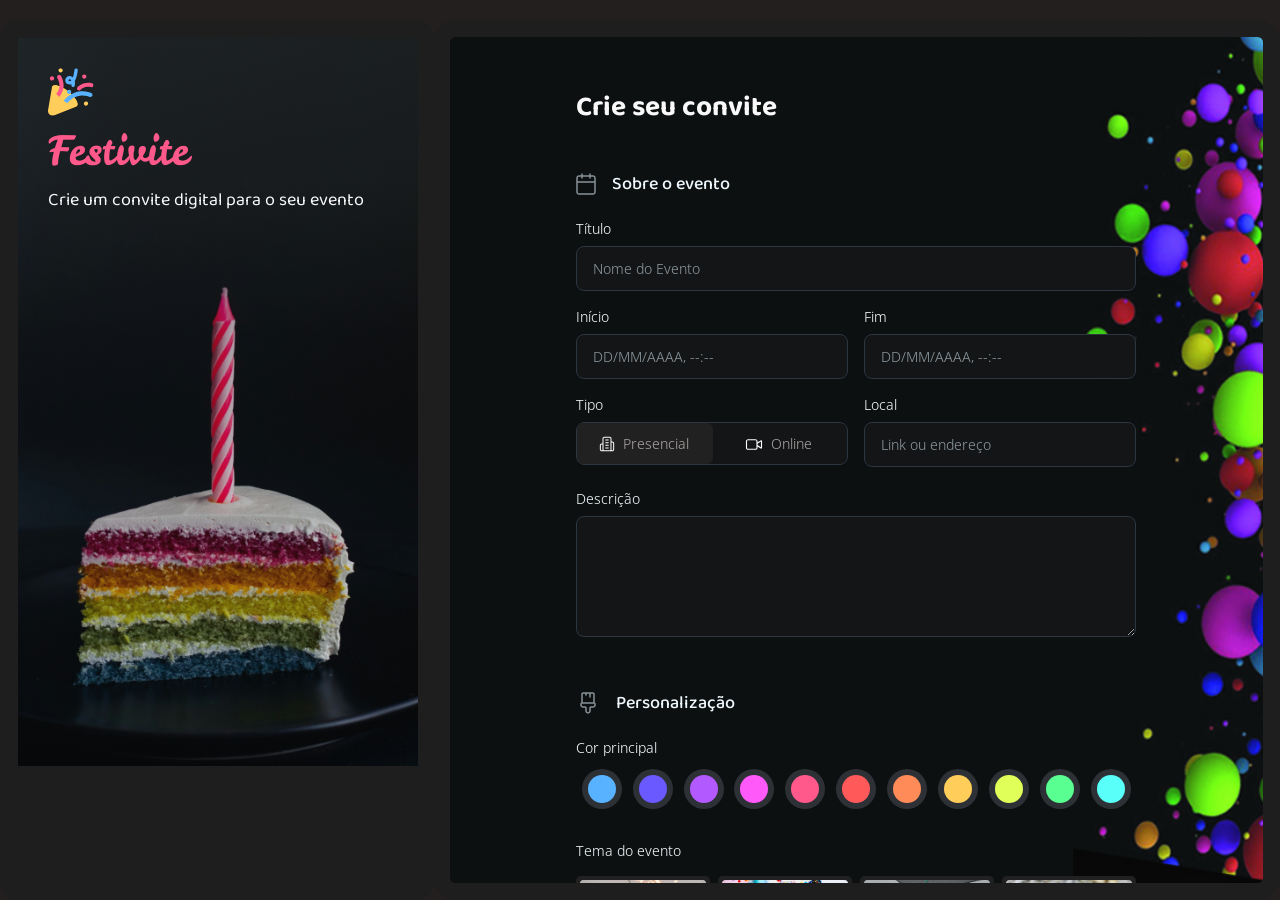
<file: index.html>
<!DOCTYPE html>
<html lang="pt-br">
<head>   
    

  <meta charset="UTF-8">
  <meta name="viewport" content="width=device-width, initial-scale=1.0">

  <link rel="preconnect" href="https://fonts.googleapis.com">
  <link rel="preconnect" href="https://fonts.gstatic.com" crossorigin>
  <link href="https://fonts.googleapis.com/css2?family=Leckerli+One&display=swap" rel="stylesheet">

  <link rel="preconnect" href="https://fonts.googleapis.com">
  <link rel="preconnect" href="https://fonts.gstatic.com" crossorigin>
  <link href="https://fonts.googleapis.com/css2?family=Baloo+2:wght@400..800&display=swap" rel="stylesheet">

  <link rel="preconnect" href="https://fonts.googleapis.com">
  <link rel="preconnect" href="https://fonts.gstatic.com" crossorigin>
  <link href="https://fonts.googleapis.com/css2?family=Baloo+2:wght@400..800&family=Open+Sans:ital,wght@0,300..800;1,300..800&display=swap" rel="stylesheet">

  <title>Formulário de Convite</title>
  <!-- Desenvolvido por Eduardo José Marinho - Junho de 2025 !!! -->
  
  <link rel="stylesheet" href="styles/index.css">

  </head>
  <body>
  <div id="app">
    
    <aside>
      <div class="aside-container">

        <img class="Bolo" src="assets/imagens/Background.svg" alt="festivite">
        
        <header class="capa">        
        <img class="festa" src="assets/imagens/Logo.svg" alt="festa">
        <p class="logo">Festivite</p>  
        <p class="crie">Crie um convite digital para o seu evento</p>
        </header> 
      </div>
      </aside>

      <main>
      <h1>Crie seu convite</h1>

      <form method="post" enctype="multipart/form-data">

      <div class="main-container">
        
          <section class="section-one">

          <div class="sobre">
            <img src="assets/icons/sobre.svg" alt="">
            <h2>Sobre o evento</h2>
          </div>

          <fieldset class="one-section">
                
                <div class="evento">
                <label for="evento">Título</label>
                <input 
                id="evento"
                name="evento"
                type="text"
                placeholder="Nome do Evento">                 
              </div>

                <div class="inicio">
                <label for="inicio">Início</label>
                <input 
                id="inicio"
                name="inicio"
                type="text"
                lang="pt-br"              
                placeholder="DD/MM/AAAA, --:--">                
                </div>

                <div class="fim">
                <label for="fim">Fim</label>
                <input 
                id="fim"
                name="fim"
                type="text"
                lang="pt-br"
                placeholder="DD/MM/AAAA, --:--">
                </div>                    

                <div class="actions-wrapper">
                <label for="tipo">Tipo</label>                

                <div class="check" >
                  
                <input type="checkbox" id="chk">
                <label for="chk" class="switch">

                  <span class="slider"></span>

                  <div class="model-personal">
                  <img class="img-check-impress" 
                  src="assets/icons/building-2.svg" alt="icone de impressora">              
                  <label class="text-check" for="person">Presencial</label>                  
                  <img 
                  class="img-check-video"
                  src="assets/icons/video.svg" alt="icone de impressora">                  
                  <label class="text-check" for="online">Online</label>
                  </div>                  
                  </div>
                </label>                           
                </div>                        

                <div class="local">
                <label for="local">Local</label>
                <input 
                id="local"
                name="local"
                type="text"
                placeholder="Link ou endereço">
                </div>  
                
                <div class="descricao">
                <label for="descricao">Descrição</label >
                <textarea name="descricao" id="descricao" rows="5"                 
                placeholder="Escreva sobre os detalhes do evento">
                </textarea>                
                </div> 

                                        
                </section>

            <section class="section-two">
                    
            <div class="personal">
            <img src="assets/icons/paintbrush-vertical.svg" alt="icone de pincel">
            <h2>Personalização</h2>
            </div>

            <div class="paleta-cor">
            <label for="texto">Cor principal</label>   
            
            
            <div class="container-balls">   
        
            <label class="switch2">
            <span class="switch-text"></span>
            <div class="switch-wrapper">
            <input type="checkbox" class="ball-one" name="ball-one"> 
            <span class="switch-button"></span>  
            <span id="button-switch"></span> 
            </div>
            </label>   
        
            <label class="switch2">
            <span class="switch-text"></span>
            <div class="switch-wrapper">
            <input type="checkbox" class="ball-one" name="ball-one"> 
            <span class="switch-button"></span>  
            <span id="button-switch2"></span> 
            </div>
            </label>          
        
            <label class="switch2">
            <span class="switch-text"></span>
            <div class="switch-wrapper">
            <input type="checkbox" class="ball-one" name="ball-one"> 
            <span class="switch-button"></span>  
            <span id="button-switch3"></span> 
            </div>
            </label>  
        
            <label class="switch2">
            <span class="switch-text"></span>
            <div class="switch-wrapper">
            <input type="checkbox" class="ball-one" name="ball-one"> 
            <span class="switch-button"></span>  
            <span id="button-switch4"></span> 
            </div>
            </label>  
        
            <label class="switch2">
            <span class="switch-text"></span>
            <div class="switch-wrapper">
            <input type="checkbox" class="ball-one" name="ball-one"> 
            <span class="switch-button"></span>  
            <span id="button-switch5"></span> 
            </div>
            </label>  
        
            <label class="switch2">
            <span class="switch-text"></span>
            <div class="switch-wrapper">
            <input type="checkbox" class="ball-one" name="ball-one"> 
            <span class="switch-button"></span>  
            <span id="button-switch6"></span> 
            </div>
            </label>  
        
            <label class="switch2">
            <span class="switch-text"></span>
            <div class="switch-wrapper">
            <input type="checkbox" class="ball-one" name="ball-one"> 
            <span class="switch-button"></span>  
            <span id="button-switch7"></span> 
            </div>
            </label>  
        
            <label class="switch2">
            <span class="switch-text"></span>
            <div class="switch-wrapper">
            <input type="checkbox" class="ball-one" name="ball-one"> 
            <span class="switch-button"></span>  
            <span id="button-switch8"></span> 
            </div>
            </label>  

            <label class="switch2">
            <span class="switch-text"></span>
            <div class="switch-wrapper">
            <input type="checkbox" class="ball-one" name="ball-one"> 
            <span class="switch-button"></span>  
            <span id="button-switch9"></span> 
            </div>
            </label>  
        
            <label class="switch2">
            <span class="switch-text"></span>
            <div class="switch-wrapper">
            <input type="checkbox" class="ball-one" name="ball-one"> 
            <span class="switch-button"></span>  
            <span id="button-switch10"></span> 
            </div>
            </label>  
        
            <label class="switch2">
            <span class="switch-text"></span>
            <div class="switch-wrapper">
            <input type="checkbox" class="ball-one" name="ball-one"> 
            <span class="switch-button"></span>  
            <span id="button-switch11"></span> 
            </div>
            </label>  
            </div>  </div>  

            <div class="subject">
            <label for="texto">Tema do evento</label>
             </div>

            <div class="container-cards"> 

           <div class="div-card">   
           <input type="checkbox" id="ibirthday" name="birthday">         
           <label for="ibirthday" class="label-card">                           
           <img class="img-cards" src="assets/imagens/Niver.svg" alt="niver">  
           <p>Aniversário</p>   
           </label>       
           </div>   
              
           <div class="div-card">   
            <input type="checkbox" id="ichild" name="child">         
           <label for="ichild" class="label-card">                           
           <img class="img-cards" src="assets/imagens/infantil.svg" alt="Infantil">  
           <p>Infantil</p>   
           </label>       
           </div>              
           
           <div class="div-card">   
           <input type="checkbox" id="igraduation" name="graduation">         
           <label for="igraduation" class="label-card">                           
           <img class="img-cards" src="assets/imagens/formatura.svg" alt="formatura">  
           <p>formatura</p>   
           </label>       
           </div>              
           
           <div class="div-card">   
           <input type="checkbox" id="imarriage" name="marriage">         
           <label for="imarriage" class="label-card">                           
           <img class="img-cards" src="assets/imagens/casamento.svg" alt="casamento">  
           <p>casamento</p>   
           </label>       
           </div>                       

           <div class="div-card">   
           <input type="checkbox" id="ibaby" name="baby">         
           <label for="ibaby" class="label-card">                           
           <img class="img-cards" src="assets/imagens/bebe.svg" alt="Chá de bebê">  
           <p>Chá de bebê</p>   
           </label>       
           </div>      
           
           <div class="div-card">   
            <input type="checkbox" id="ipanela" name="graduation">         
           <label for="ipanela" class="label-card">                           
           <img class="img-cards" src="assets/imagens/panela.svg" alt="panela">  
           <p>Chá de panela</p>   
           </label>       
           </div>              
                      
           <div class="div-card">   
           <input type="checkbox" id="icarnaval" name="graduation">         
           <label for="icarnaval" class="label-card">                           
           <img class="img-cards" src="assets/imagens/carnaval.svg" alt="carnaval">  
           <p>Carnaval</p>   
           </label>       
           </div>              
           
           <div class="div-card">   
           <input type="checkbox" id="ipascoa" name="pascoa">         
           <label for="ipascoa" class="label-card">                           
           <img class="img-cards" src="assets/imagens/pascoa.svg" alt="pascoa">  
           <p>Páscoa</p>   
           </label>       
           </div> 

           <div class="div-card">   
           <input type="checkbox" id="ijohn" name="john">         
           <label for="ijohn" class="label-card">                           
           <img class="img-cards" src="assets/imagens/joao.svg" alt="john">  
           <p>São João</p>   
           </label>       
           </div>              
          
           <div class="div-card">   
           <input type="checkbox" id="ihalloween" name="graduation">         
           <label for="ihalloween" class="label-card">                           
           <img class="img-cards" src="assets/imagens/halloween.svg" alt="halloween">  
           <p>Halloween</p>   
           </label>       
           </div>              
           
           <div class="div-card">   
           <input type="checkbox" id="inatal" name="natal">         
           <label for="inatal" class="label-card">                           
           <img class="img-cards" src="assets/imagens/natal.svg" alt="natal">  
           <p>Natal</p>   
           </label>       
           </div>              
           
           <div class="div-card">   
           <input type="checkbox" id="ioutros" name="outros">         
           <label for="ioutros" class="label-card">                           
           <img class="img-cards" src="assets/imagens/outro.svg" alt="outros">  
           <p>Outros</p>   
           </label>       
           </div>              

           </div>            

           <div class="switch-toggle">

            <div class="style">
            <label for="texto">Estilo</label>

          <div class="space">
          <label 
          for="my-switch" class="l-switch">           
                <div class="wrapper-switch" >
                <input type="checkbox" id="my-switch" name="my-switch">              
              <span class="button-switch" ></span> 
            <span class="dark" >Escuro</span>
            <span class="clean" >Claro</span>
            </div>

          </label>
    </div>
          </div>

          <div class="file-input">
            <label for="file-input">Foto de capa

              <div class="wrapper-part">
              <div class="wrapper-file">
              <img src="assets/icons/select.svg" alt="selecionar">
              <label for="file-input" class="text-select">Selecionar</label>
              <input type="checkbox" id="file-input" name="file-input">             
              <span class="select">Nenhum arquivo selecionado</span>
              <span class="no-select">img.png</span>                     
              </div>
              </div>   

            </section>

  <section class="section-three">
  
            <div class="date">
      
            <img src="assets/icons/data.svg" alt="dados">
            <h2>Dados para contato</h2>
            </div>

            <fieldset class="three-section">
                
                <div class="name">
                <label for="name" >Nome</label>
                <input disabled
                id="name"
                name="name"
                type="text"
                placeholder="Nome completo">                 
                </div>

              <section class="alert">            
                  <img src="assets/icons/circle-alert.svg" alt="alerta">
                  <p>Campo Obrigatório</p>              
                  </section>              

                <div class="e-mail">
                <label for="e-mail">E-mail</label>
                <input 
                id="e-mail"
                name="e-mail"
                type="text"
                lang="pt-br"              
                placeholder="exemplo@email.com">                
                </div>

                <div class="fone">
                <label for="fone">Telefone</label>
                <input 
                id="fone"
                name="fone"
                type="text"
                lang="pt-br"
                placeholder="(99) 99999-9999 ">
                </div>             
    
                </fieldset>
            </section>        

    <section class="section-four">

    <footer>

      <div class="wrapper-footer">

    <div class="div-footer">        
    <div class="div-slide">
    <input type="checkbox" name="privacy" id="privacy">    
    <label for="privacy" class="slide-label"></label>
    </div>
    <div class="div-text">
    <label for="privacy" >Li e concordo com os <span>Termos e Condições</span>
    e com a <span>Política de Privacidade</span>
    </label>   
    </div>     
    </div>

    <div class="div-footer">         
    <div class="div-slide">
    <input type="checkbox" name="privacy" id="accepted">    
    <label for="accepted" class="slide-label"></label>
    </div>
    <div class="div-text">
    <label for="accepted" >Aceito receber atualizações por e-mail
    </label>   
    </div>     
    </div>  

    <div class="div-footer">         
    <div class="div-slide">
    <input type="checkbox" name="privacy" id="update">    
    <label for="update" class="slide-label"></label>
    </div>
    <div class="div-text">
    <label for="update" >Aceito receber atualizações por SMS
    </label>   
    </div>     
    </div>  
    </div>

    <div class="action-wrapper">  

    <div class="backg">
    <div class="button-action">
    <img src="assets/icons/action.svg" alt="">
    <input type="file" name="action" id="action">
    <label for="action">
    <label>Gerar convite</label>
    </label>
    </div>
    </div>
  </div>

  </footer>

  </section>
  </div>
  </form>
</main>

  </div>
  </div>  
</body>
</html>
</file>
<file: styles/index.css>
@import url(global.css);
@import url(layout.css);
@import url(forms.css);
</file>
